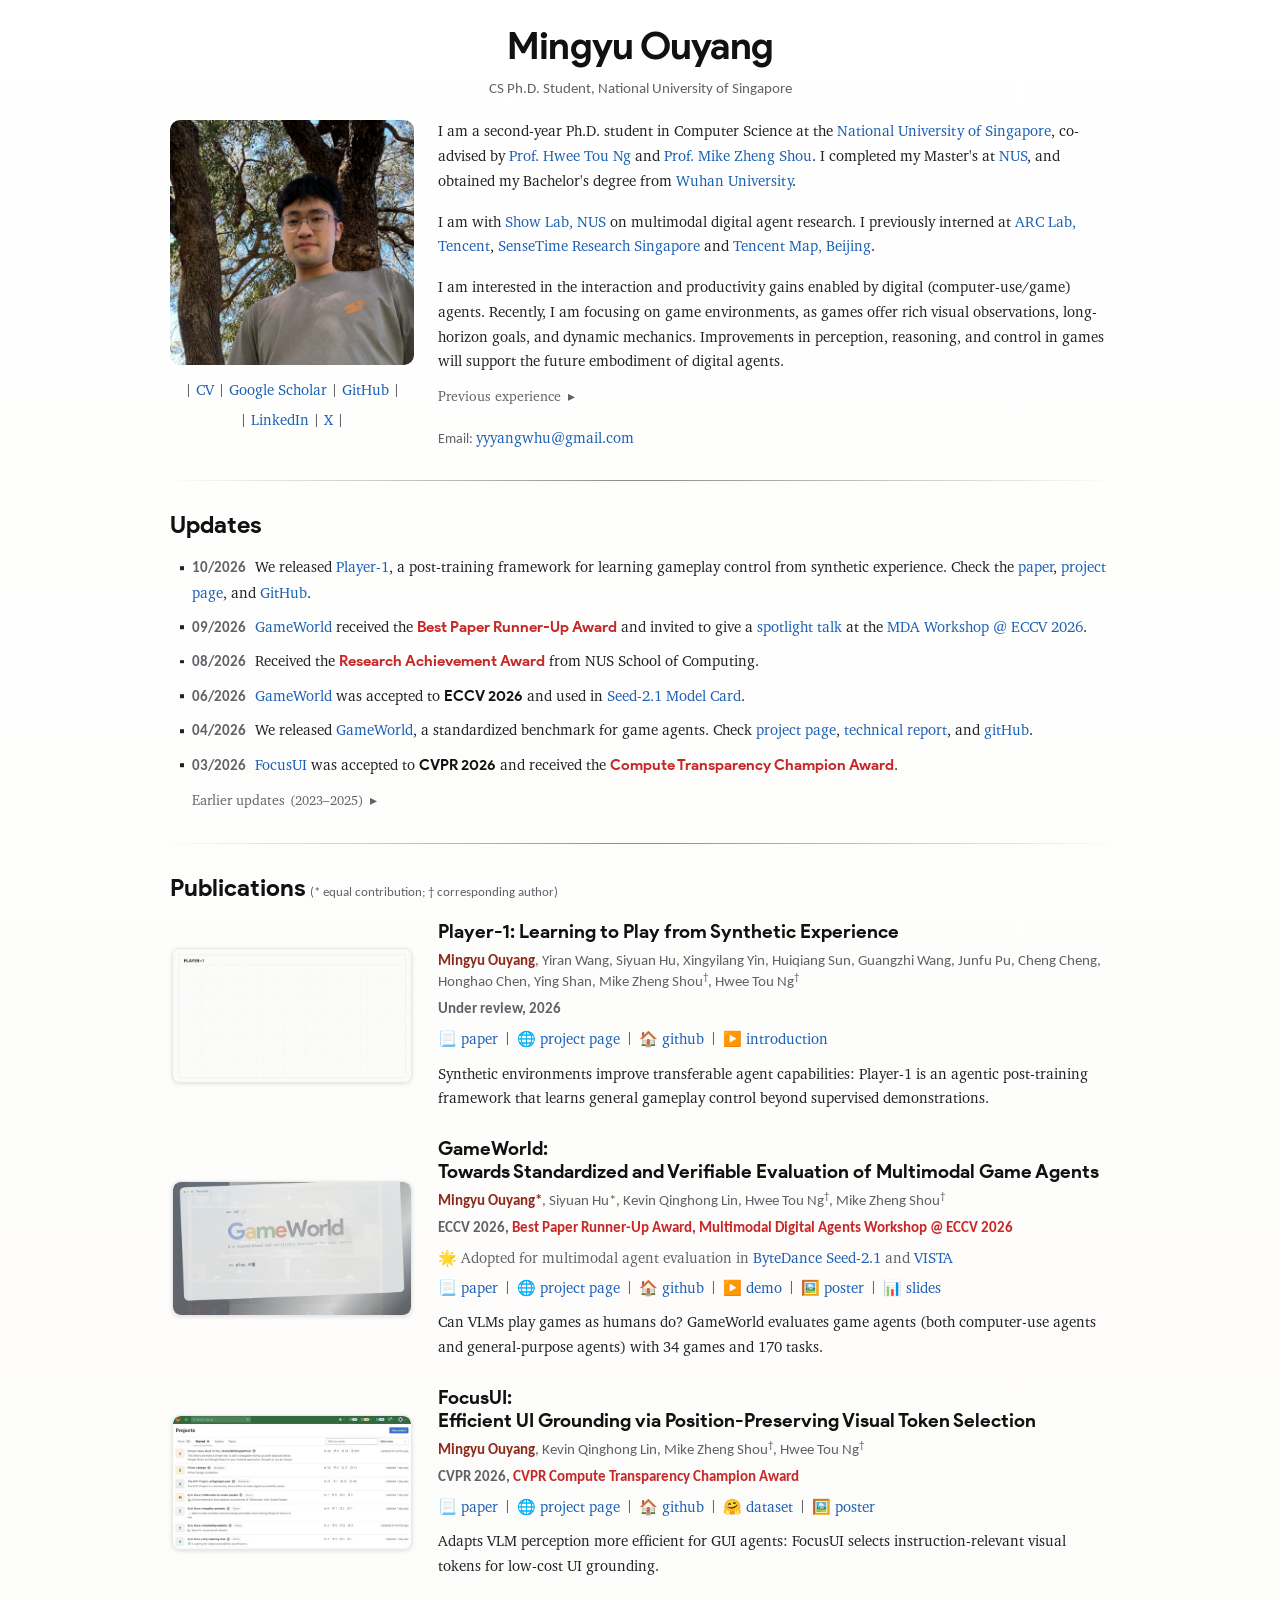
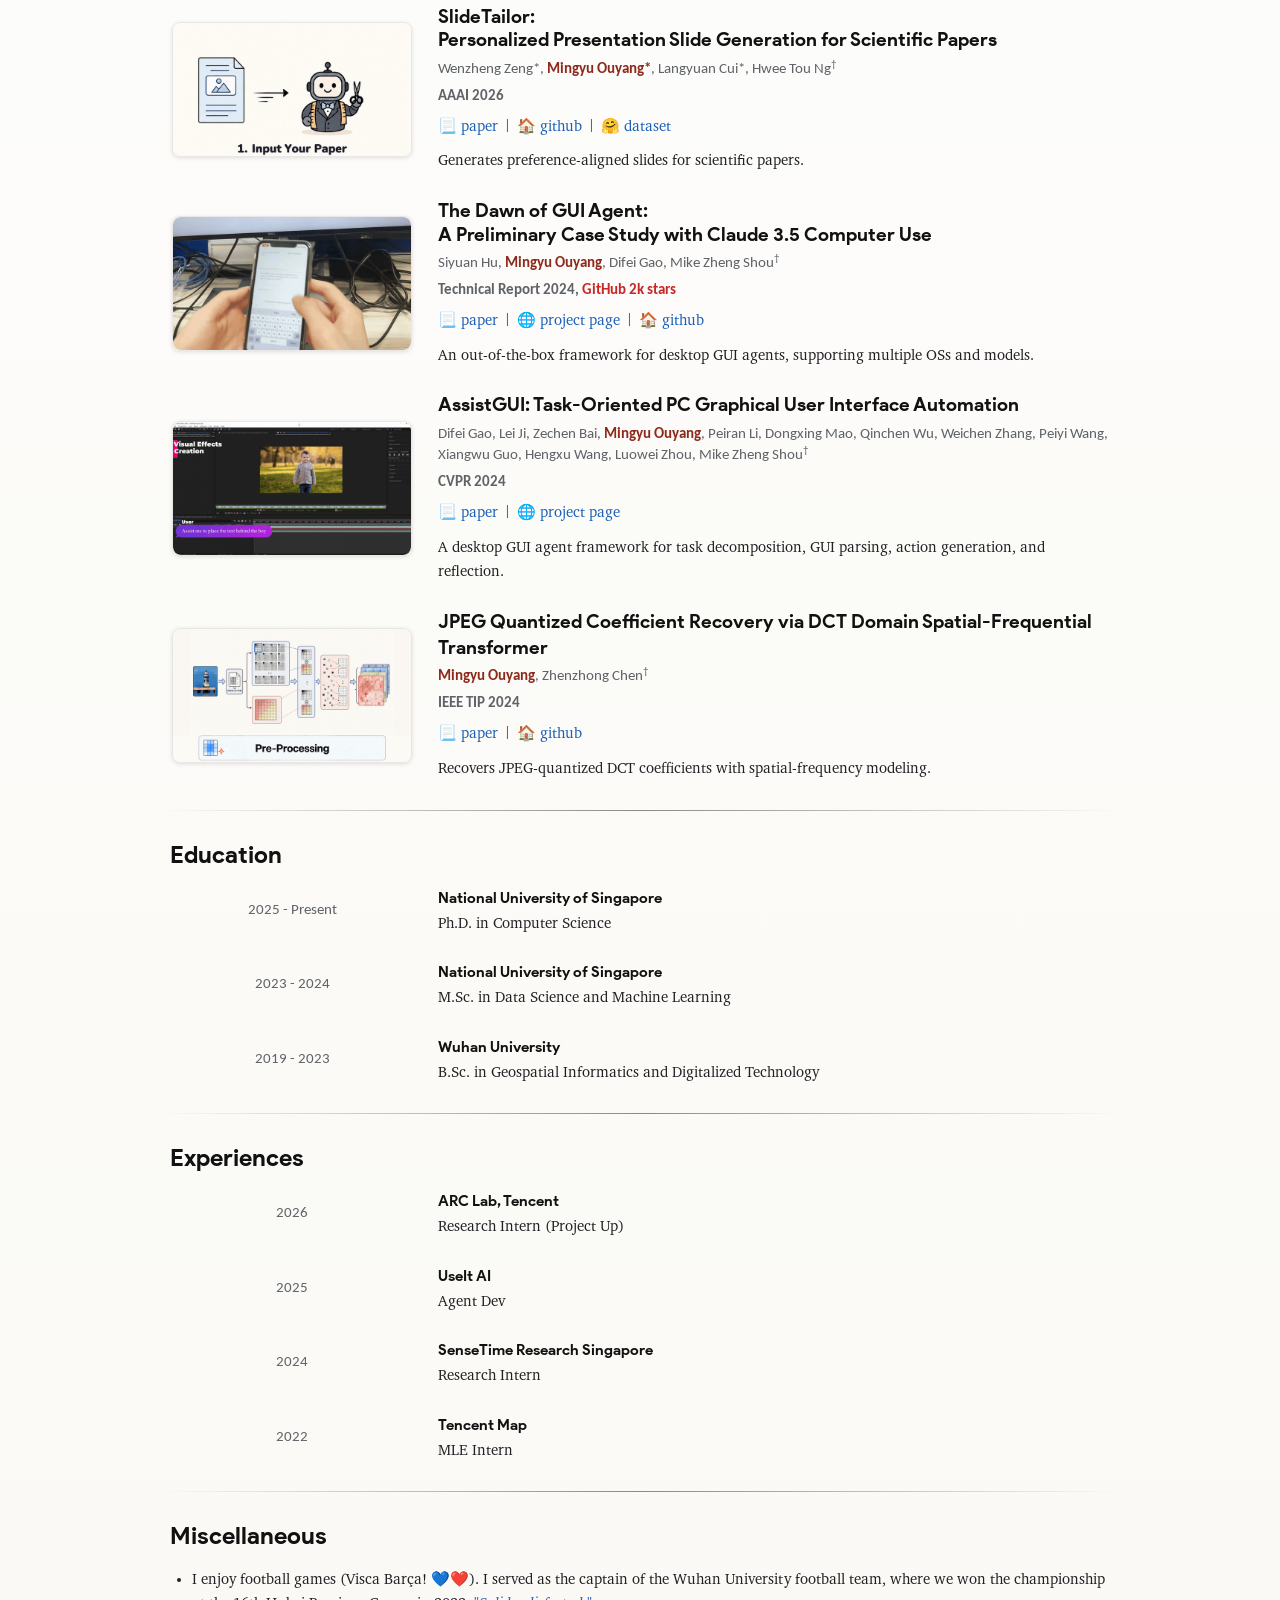
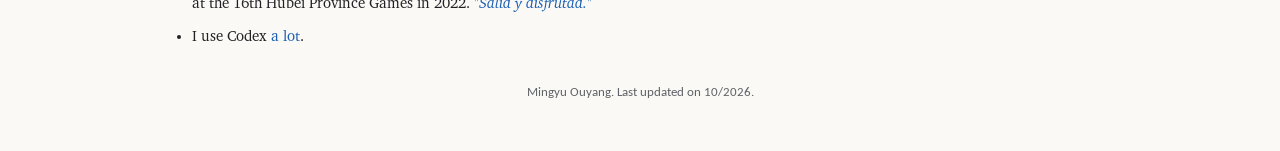
<file: index.html>
<!DOCTYPE html>
<html lang="en">
  <head>
    <!-- Google tag (gtag.js) -->
    <script async src="https://www.googletagmanager.com/gtag/js?id=G-DZ2MLLZK7P"></script>
    <script>
      window.dataLayer = window.dataLayer || [];
      function gtag(){dataLayer.push(arguments);}
      gtag('js', new Date());

      gtag('config', 'G-DZ2MLLZK7P');
    </script>
    <meta charset="utf-8" />
    <meta name="viewport" content="width=device-width, initial-scale=1" />
    <title>Mingyu Ouyang</title>
    <meta
      name="description"
      content="Mingyu (Myles) Ouyang is a CS Ph.D. student at NUS Show Lab researching multimodal digital and game agents."
    />
    <link rel="icon" href="/favicon.ico" sizes="any" />
    <link rel="icon" type="image/png" href="/assets/img/favicon-48.png" sizes="48x48" />
    <meta name="application-name" content="Mingyu Ouyang" />
    <meta property="og:site_name" content="Mingyu Ouyang" />
    <meta property="og:title" content="Mingyu (Myles) Ouyang" />
    <meta property="og:description" content="CS Ph.D. student at National University of Singapore (Show Lab). Multimodal digital &amp; game agents." />
    <meta property="og:url" content="https://mingyuouyang.com/" />
    <meta property="og:image" content="https://mingyuouyang.com/assets/img/portrait.png" />
    <meta property="og:type" content="profile" />
    <meta name="twitter:card" content="summary" />
    <meta name="twitter:title" content="Mingyu (Myles) Ouyang" />
    <meta name="twitter:description" content="CS Ph.D. student at NUS Show Lab. Multimodal digital &amp; game agents." />
    <meta name="twitter:image" content="https://mingyuouyang.com/assets/img/portrait.png" />
    <script type="application/ld+json">
      {
        "@context": "https://schema.org",
        "@type": "Person",
        "name": "Mingyu Ouyang",
        "alternateName": ["Myles Ouyang", "欧阳铭禹"],
        "url": "https://mingyuouyang.com/",
        "image": "https://mingyuouyang.com/assets/img/portrait.png",
        "jobTitle": "Ph.D. Student in Computer Science",
        "affiliation": {
          "@type": "Organization",
          "name": "National University of Singapore",
          "url": "https://www.nus.edu.sg/"
        },
        "alumniOf": [
          {
            "@type": "CollegeOrUniversity",
            "name": "National University of Singapore",
            "url": "https://www.nus.edu.sg/"
          },
          {
            "@type": "CollegeOrUniversity",
            "name": "Wuhan University",
            "url": "https://www.whu.edu.cn/"
          }
        ],
        "knowsAbout": [
          "Multimodal Agents",
          "Computer-Use Agents",
          "Game Agents",
          "GUI Automation",
          "Artificial Intelligence",
          "Deep Learning",
          "Computer Vision"
        ],
        "sameAs": [
          "https://scholar.google.com/citations?user=GoYztjwAAAAJ&hl",
          "https://github.com/yyyang404",
          "https://www.linkedin.com/in/mingyu-ouyang-418a54286/",
          "https://x.com/OuyyyangMingyu"
        ]
      }
    </script>
    <!-- Generated font preloads: tools/fonts/build.py -->
    <link rel="preload" href="assets/fonts/xcharter/XCharter-Roman.woff2" as="font" type="font/woff2" crossorigin />
    <link rel="preload" href="assets/fonts/carlito/Carlito-Regular.woff2" as="font" type="font/woff2" crossorigin />
    <link rel="preload" href="assets/fonts/carlito/Carlito-Bold.woff2" as="font" type="font/woff2" crossorigin />
    <link rel="preload" href="assets/fonts/product-sans/ProductSans-Bold.woff2" as="font" type="font/woff2" crossorigin />
    <!-- End generated font preloads -->
    <link rel="stylesheet" href="stylesheet.css?v=9ece448c6705" />
    <script defer src="assets/js/project-previews.js?v=b4d4ad7e10b0"></script>
  </head>
  <body>
    <div class="page-shell">
      <div id="about"></div>
      <h1 class="page-heading">Mingyu Ouyang</h1>
      <p class="page-subtitle">CS Ph.D. Student, National University of Singapore</p>

      <table class="full-table stack-table intro-layout" cellspacing="0" cellpadding="0">
        <tr>
          <td width="30%">
            <img class="intro-photo" width="512" height="512" src="assets/img/portrait.png" alt="Portrait of Mingyu Ouyang" />
            <p class="link-strip">
              <span class="link-strip-row">
                <span aria-hidden="true">|</span>
                <a href="assets/cv/CV_Mingyu_Ouyang_latest.pdf" target="_blank" rel="noopener noreferrer">CV</a>
                <span aria-hidden="true">|</span>
                <a href="https://scholar.google.com/citations?user=GoYztjwAAAAJ&amp;hl" target="_blank" rel="noopener noreferrer">Google Scholar</a>
                <span aria-hidden="true">|</span>
                <a href="https://github.com/yyyang404" target="_blank" rel="noopener noreferrer">GitHub</a>
                <span aria-hidden="true">|</span>
              </span>
              <span class="link-strip-row">
                <span aria-hidden="true">|</span>
                <a href="https://www.linkedin.com/in/mingyu-ouyang-418a54286/" target="_blank" rel="noopener noreferrer">LinkedIn</a>
                <span aria-hidden="true">|</span>
                <a href="https://x.com/OuyyyangMingyu" target="_blank" rel="noopener noreferrer">X</a>
                <span aria-hidden="true">|</span>
              </span>
            </p>
          </td>
          <td width="70%" class="intro-copy">
            <!-- <p class="tagline"> -->
            <!-- </p> -->
            <p>
              I am a second-year Ph.D. student in Computer Science at the
              <a href="https://www.nus.edu.sg/" target="_blank" rel="noopener noreferrer">National University of Singapore</a>, co-advised by
              <a href="https://www.comp.nus.edu.sg/~nght/" target="_blank" rel="noopener noreferrer">Prof. Hwee Tou Ng</a>
              and
              <a href="https://sites.google.com/view/showlab" target="_blank" rel="noopener noreferrer">Prof. Mike Zheng Shou</a>.
              I completed my Master's at <a href="https://www.nus.edu.sg/" target="_blank" rel="noopener noreferrer">NUS</a>, and obtained my Bachelor's degree from
              <a href="https://www.whu.edu.cn/" target="_blank" rel="noopener noreferrer">Wuhan University</a>.
            </p>
            <p>
              I am with
              <a href="https://sites.google.com/view/showlab/home" target="_blank" rel="noopener noreferrer">Show Lab, NUS</a> on multimodal digital agent research. I previously interned at <a href="https://arc.tencent.com/" target="_blank" rel="noopener noreferrer">ARC Lab, Tencent</a>, <a href="https://www.sensetime.com/en" target="_blank" rel="noopener noreferrer">SenseTime Research Singapore</a> and <a href="https://www.tencent.com/products/tencent-map/" target="_blank" rel="noopener noreferrer">Tencent Map, Beijing</a>.
            </p>
            <p>
              I am interested in the interaction and productivity gains enabled by digital (computer-use/game) agents.
              Recently, I am focusing on game environments, as games offer rich visual observations, long-horizon goals, and dynamic mechanics.
              Improvements in perception, reasoning, and control in games will support the future embodiment of digital agents.
              <button
                class="previous-experience-toggle"
                type="button"
                aria-expanded="false"
                aria-controls="previous-experience-content"
                onclick="const expanded = this.getAttribute('aria-expanded') === 'true'; this.setAttribute('aria-expanded', String(!expanded)); document.getElementById('previous-experience-content').hidden = expanded;"
              >Previous experience</button>
              <span id="previous-experience-content" class="previous-experience-content" hidden>
                Previously, I worked on low-level vision training on-device image restoration models for cameras. I was experienced with AI image signal processing (AI-ISP), image compression and restoration.
              </span>
            </p>
            <!-- <p class="opportunity-note">
              Open to research collaborations and discussions.
            </p> -->
            <p class="contact-line">
              Email: <a href="mailto:yyyangwhu@gmail.com">yyyangwhu@gmail.com</a>
            </p>
          </td>
        </tr>
      </table>

      <hr />

      <table class="full-table section-heading" cellspacing="0" cellpadding="0" id="news">
        <tr>
          <td><h2 class="section-title">Updates</h2></td>
        </tr>
      </table>
      <table class="full-table section-content" cellspacing="0" cellpadding="0">
        <tr>
          <td>
            <ul class="news-list" role="list">
              <li><span class="news-date">10/2026</span> We released <a href="https://player-1-project.github.io/" target="_blank" rel="noopener noreferrer">Player-1</a>, a post-training framework for learning gameplay control from synthetic experience. Check the <a href="https://arxiv.org/abs/2610.20584" target="_blank" rel="noopener noreferrer">paper</a>, <a href="https://player-1-project.github.io/" target="_blank" rel="noopener noreferrer">project page</a>, and <a href="https://github.com/TencentARC/Player-1" target="_blank" rel="noopener noreferrer">GitHub</a>.</li>
              <li><span class="news-date">09/2026</span> <a href="https://gameworld-project.github.io/" target="_blank" rel="noopener noreferrer">GameWorld</a> received the <strong class="award-note">Best Paper Runner-Up Award</strong> and invited to give a <a href="assets/pdf/projects/gameworld-slides.pdf" target="_blank" rel="noopener noreferrer">spotlight talk</a> at the <a href="https://mda-workshop.allen.ai/" target="_blank" rel="noopener noreferrer">MDA Workshop @ <span class="nowrap">ECCV 2026</span></a>. </li>
              <li><span class="news-date">08/2026</span> Received the <strong class="award-note">Research Achievement Award</strong> from NUS School of Computing.</li>
              <li><span class="news-date">06/2026</span> <a href="https://gameworld-project.github.io/" target="_blank" rel="noopener noreferrer">GameWorld</a> was accepted to <strong><span class="nowrap">ECCV 2026</span></strong> and used in <a href="https://lf3-static.bytednsdoc.com/obj/eden-cn/lapzild-tss/ljhwZthlaukjlkulzlp/seed2.1/Seed2_1_Model_Card.pdf" target="_blank" rel="noopener noreferrer">Seed-2.1 Model Card</a>. </li>
              <li><span class="news-date">04/2026</span> We released <a href="https://arxiv.org/abs/2604.07429" target="_blank" rel="noopener noreferrer">GameWorld</a>, a standardized benchmark for game agents. Check <a href="https://gameworld-project.github.io/" target="_blank" rel="noopener noreferrer">project page</a>, <a href="https://arxiv.org/abs/2604.07429" target="_blank" rel="noopener noreferrer">technical report</a>, and <a href="https://github.com/gameworld-project/gameworld" target="_blank" rel="noopener noreferrer">gitHub</a>.</li>
              <li><span class="news-date">03/2026</span> <a href="https://arxiv.org/abs/2601.03928" target="_blank" rel="noopener noreferrer">FocusUI</a> was accepted to <strong><span class="nowrap">CVPR 2026</span></strong> and received the <strong class="award-note">Compute Transparency Champion Award</strong>.</li>
            </ul>
            <details class="news-archive">
              <summary>Earlier updates <span class="news-archive-years">(2023–2025)</span></summary>
              <ul class="news-list" role="list">
                <li><span class="news-date">09/2025</span> <a href="https://arxiv.org/abs/2512.20292" target="_blank" rel="noopener noreferrer">SlideTailor</a> was accepted by <strong><span class="nowrap">AAAI 2026</span></strong>.</li>
                <li><span class="news-date">01/2025</span> Started Ph.D. in School of Computing, NUS.</li>
                <li><span class="news-date">06/2024</span> <a href="https://arxiv.org/abs/2308.09110" target="_blank" rel="noopener noreferrer">DCTransformer</a> was accepted by <strong>IEEE Transactions on Image Processing</strong>.</li>
                <li><span class="news-date">03/2024</span> <a href="https://openaccess.thecvf.com/content/CVPR2024/html/Gao_AssistGUI_Task-Oriented_PC_Graphical_User_Interface_Automation_CVPR_2024_paper.html" target="_blank" rel="noopener noreferrer">AssistGUI</a> was accepted by <strong><span class="nowrap">CVPR 2024</span></strong>.</li>
                <li><span class="news-date">09/2023</span> Joined <a href="https://sites.google.com/view/showlab/home" target="_blank" rel="noopener noreferrer">Show Lab, NUS</a> and started an internship at <a href="https://www.sensetime.com/en" target="_blank" rel="noopener noreferrer">SenseTime Research Singapore</a>.</li>
                <li><span class="news-date">08/2023</span> Started Master's in Data Science and Machine Learning at Faculty of Science, NUS.</li>
              </ul>
            </details>
          </td>
        </tr>
      </table>
      <hr />

      <table class="full-table section-heading" cellspacing="0" cellpadding="0" id="publications">
        <tr>
          <td><h2 class="section-title">Publications</h2> <span class="paper-note publication-notes">(* equal contribution; † corresponding author)</span></td>
        </tr>
      </table>

      <table class="full-table stack-table section-content" cellspacing="0" cellpadding="0">

        <tr class="pub-item">
          <td width="28%">
            <a class="paper-thumb paper-thumb--image" href="https://player-1-project.github.io/" target="_blank" rel="noopener noreferrer" aria-label="View the Player-1 project page">
              <picture class="paper-thumb-picture">
                <source media="(prefers-reduced-motion: reduce)" srcset="assets/img/projects/player1-gym-poster.png?v=8796322dd6c9" />
                <img class="paper-thumb-image" width="640" height="360" loading="lazy" decoding="async" src="assets/img/projects/player1-gym-demo-preview.jpg?v=a76ab3a4ab67" alt="Player-1 Gym: synthetic 2D and 3D game environments and training overview" />
              </picture>
              <video class="paper-thumb-video" width="640" height="360" autoplay loop muted playsinline preload="none" data-src="assets/video/previews/player1-gym-demo.mp4?v=27be8cb964b5" aria-hidden="true" tabindex="-1" hidden></video>
            </a>
          </td>
          <td width="72%">
            <div class="publication-header">
              <h3 class="paper-title">Player-1: Learning to Play from Synthetic Experience</h3>
              <span class="author-line"><span class="author-names-full"><span class="author-highlight">Mingyu Ouyang</span>, Yiran Wang, Siyuan Hu, Xingyilang Yin, Huiqiang Sun, Guangzhi Wang, Junfu Pu, Cheng Cheng, Honghao Chen, Ying Shan, Mike Zheng Shou<sup class="author-marker" title="Corresponding author">†</sup>, Hwee Tou Ng<sup class="author-marker" title="Corresponding author">†</sup></span><span class="author-names-short"><span class="nowrap"><span class="author-highlight">M. Ouyang</span></span>, <span class="nowrap">Y. Wang</span>, <span class="nowrap">S. Hu</span>, <span class="nowrap">X. Yin</span>, <span class="nowrap">H. Sun</span>, <span class="nowrap">G. Wang</span>, <span class="nowrap">J. Pu</span>, <span class="nowrap">C. Cheng</span>, <span class="nowrap">H. Chen</span>, <span class="nowrap">Y. Shan</span>, <span class="nowrap">M. Z. Shou<sup class="author-marker" title="Corresponding author">†</sup></span>, <span class="nowrap">H. T. Ng<sup class="author-marker" title="Corresponding author">†</sup></span></span></span>
              <span class="paper-meta">Under review, 2026</span>
            </div>
            <p class="paper-links">
              <span class="paper-link"><a href="https://arxiv.org/abs/2610.20584" target="_blank" rel="noopener noreferrer">📃 paper</a> <span aria-hidden="true">|</span></span>
              <span class="paper-link"><a href="https://player-1-project.github.io/" target="_blank" rel="noopener noreferrer">🌐 project page</a> <span aria-hidden="true">|</span></span>
              <span class="paper-link"><a href="https://github.com/TencentARC/Player-1" target="_blank" rel="noopener noreferrer">🏠 github</a> <span aria-hidden="true">|</span></span>
              <span class="paper-link"><a href="https://player-1-project.github.io/assets/introduction/overview.mp4" target="_blank" rel="noopener noreferrer">▶️ introduction</a></span>
            </p>
            <p class="paper-summary">Synthetic environments improve transferable agent capabilities: Player-1 is an agentic post-training framework that learns general gameplay control beyond supervised demonstrations.</p>
          </td>
        </tr>
        <tr class="pub-item">
          <td width="28%">
            <a class="paper-thumb paper-thumb--image" href="https://gameworld-project.github.io/" target="_blank" rel="noopener noreferrer" aria-label="View the GameWorld project page">
              <picture class="paper-thumb-picture">
                <source media="(prefers-reduced-motion: reduce)" srcset="assets/img/projects/gameworld-teaser.jpg" />
                <img class="paper-thumb-image" width="640" height="360" loading="lazy" decoding="async" src="assets/img/projects/gameworld-demo-preview.jpg?v=8600b34ee1ca" alt="GameWorld demo showing multimodal agents interacting across browser games" />
              </picture>
              <video class="paper-thumb-video" width="640" height="360" autoplay loop muted playsinline preload="none" data-src="assets/video/previews/gameworld-demo.mp4?v=d94b0a2c6112" aria-hidden="true" tabindex="-1" hidden></video>
            </a>
          </td>
          <td width="72%">
            <div class="publication-header">
              <h3 class="paper-title paper-title-split"><span class="paper-title-name">GameWorld:</span><span class="paper-title-subtitle">Towards Standardized and Verifiable Evaluation of Multimodal Game Agents</span></h3>
              <span class="author-line"><span class="author-names-full"><span class="author-highlight">Mingyu Ouyang*</span>, Siyuan Hu*, Kevin Qinghong Lin, Hwee Tou Ng<sup class="author-marker" title="Corresponding author">†</sup>, Mike Zheng Shou<sup class="author-marker" title="Corresponding author">†</sup></span><span class="author-names-short"><span class="nowrap"><span class="author-highlight">M. Ouyang*</span></span>, <span class="nowrap">S. Hu*</span>, <span class="nowrap">K. Q. Lin</span>, <span class="nowrap">H. T. Ng<sup class="author-marker" title="Corresponding author">†</sup></span>, <span class="nowrap">M. Z. Shou<sup class="author-marker" title="Corresponding author">†</sup></span></span></span>
              <span class="paper-meta"><span class="paper-venue"><span class="nowrap">ECCV 2026</span></span>, <span class="award-note award-note--inline">Best Paper Runner-Up Award, Multimodal Digital Agents Workshop @ <span class="nowrap">ECCV 2026</span></span></span>
              <span class="paper-adoption-note">🌟 Adopted for multimodal agent evaluation in <a href="https://lf3-static.bytednsdoc.com/obj/eden-cn/lapzild-tss/ljhwZthlaukjlkulzlp/seed2.1/Seed2_1_Model_Card.pdf" target="_blank" rel="noopener noreferrer">ByteDance Seed-2.1</a> and <a href="https://arxiv.org/abs/2610.02200" target="_blank" rel="noopener noreferrer">VISTA</a></span>
            </div>
            <p class="paper-links"><span class="paper-link"><a href="https://arxiv.org/abs/2604.07429" target="_blank" rel="noopener noreferrer">📃 paper</a> <span aria-hidden="true">|</span></span>
              <span class="paper-link"><a href="https://gameworld-project.github.io/" target="_blank" rel="noopener noreferrer">🌐 project page</a> <span aria-hidden="true">|</span></span>
              <span class="paper-link"><a href="https://github.com/gameworld-project/gameworld" target="_blank" rel="noopener noreferrer">🏠 github</a> <span aria-hidden="true">|</span></span>
              <span class="paper-link"><a href="assets/video/projects/gameworld-demo.mp4" target="_blank" rel="noopener noreferrer">▶️ demo</a> <span aria-hidden="true">|</span></span>
              <span class="paper-link"><a href="assets/pdf/projects/gameworld-poster.pdf" target="_blank" rel="noopener noreferrer">🖼️ poster</a> <span aria-hidden="true">|</span></span>
              <span class="paper-link"><a href="assets/pdf/projects/gameworld-slides.pdf" target="_blank" rel="noopener noreferrer">📊 slides</a></span></p>
            <p class="paper-summary">Can VLMs play games as humans do? GameWorld evaluates game agents (both computer-use agents and general-purpose agents) with 34 games and 170 tasks.</p>
          </td>
        </tr>
        <tr class="pub-item">
          <td width="28%">
            <a class="paper-thumb paper-thumb--image" href="https://showlab.github.io/FocusUI/" target="_blank" rel="noopener noreferrer" aria-label="View the FocusUI project page">
              <picture class="paper-thumb-picture">
                <source media="(prefers-reduced-motion: reduce)" srcset="assets/img/projects/focusui-teaser.jpg" />
                <img class="paper-thumb-image" width="640" height="360" loading="lazy" decoding="async" src="assets/img/projects/focusui-demo-preview.jpg?v=e2e3874fa20f" alt="Two FocusUI examples progressing from original interfaces to saliency maps, masked tokens, and animated clicks on target buttons" />
              </picture>
              <video class="paper-thumb-video" width="640" height="360" autoplay loop muted playsinline preload="none" data-src="assets/video/previews/focusui-demo.mp4?v=abec218b96e7" aria-hidden="true" tabindex="-1" hidden></video>
            </a>
          </td>
          <td width="72%">
            <div class="publication-header">
              <h3 class="paper-title paper-title-split"><span class="paper-title-name">FocusUI:</span><span class="paper-title-subtitle">Efficient UI Grounding via Position-Preserving Visual Token Selection</span></h3>
              <span class="author-line"><span class="author-names-full"><span class="author-highlight">Mingyu Ouyang</span>, Kevin Qinghong Lin, Mike Zheng Shou<sup class="author-marker" title="Corresponding author">†</sup>, Hwee Tou Ng<sup class="author-marker" title="Corresponding author">†</sup></span><span class="author-names-short"><span class="nowrap"><span class="author-highlight">M. Ouyang</span></span>, <span class="nowrap">K. Q. Lin</span>, <span class="nowrap">M. Z. Shou<sup class="author-marker" title="Corresponding author">†</sup></span>, <span class="nowrap">H. T. Ng<sup class="author-marker" title="Corresponding author">†</sup></span></span></span>
              <span class="paper-meta"><span class="paper-venue"><span class="nowrap">CVPR 2026</span></span>, <span class="award-note award-note--inline">CVPR Compute Transparency Champion Award</span></span>
            </div>
            <p class="paper-links"><span class="paper-link"><a href="https://arxiv.org/abs/2601.03928" target="_blank" rel="noopener noreferrer">📃 paper</a> <span aria-hidden="true">|</span></span>
              <span class="paper-link"><a href="https://showlab.github.io/FocusUI/" target="_blank" rel="noopener noreferrer">🌐 project page</a> <span aria-hidden="true">|</span></span>
              <span class="paper-link"><a href="https://github.com/showlab/FocusUI" target="_blank" rel="noopener noreferrer">🏠 github</a> <span aria-hidden="true">|</span></span>
              <span class="paper-link"><a href="https://huggingface.co/datasets/yyyang/FocusUI-Training-Data" target="_blank" rel="noopener noreferrer">🤗 dataset</a> <span aria-hidden="true">|</span></span>
              <span class="paper-link"><a href="assets/pdf/projects/focusui-poster.pdf" target="_blank" rel="noopener noreferrer">🖼️ poster</a></span></p>
            <p class="paper-summary">Adapts VLM perception more efficient for GUI agents: FocusUI selects instruction-relevant visual tokens for low-cost UI grounding.</p>
          </td>
        </tr>
        <tr class="pub-item">
          <td width="28%">
            <a class="paper-thumb paper-thumb--image" href="https://arxiv.org/abs/2512.20292" target="_blank" rel="noopener noreferrer" aria-label="Read the SlideTailor paper">
              <picture class="paper-thumb-picture">
                <source media="(prefers-reduced-motion: reduce)" srcset="assets/img/projects/slidetailor-teaser.jpg" />
                <img class="paper-thumb-image" width="640" height="360" loading="lazy" decoding="async" src="assets/img/projects/slidetailor-teaser-preview.jpg?v=76d535197ffe" alt="SlideTailor workflow: paper and preferences become slides, a speech script, and a video presentation" />
              </picture>
              <video class="paper-thumb-video" width="640" height="360" autoplay loop muted playsinline preload="none" data-src="assets/video/previews/slidetailor-teaser.mp4?v=e8d99a164dbb" aria-hidden="true" tabindex="-1" hidden></video>
            </a>
          </td>
          <td width="72%">
            <div class="publication-header">
              <h3 class="paper-title paper-title-split"><span class="paper-title-name">SlideTailor:</span><span class="paper-title-subtitle">Personalized Presentation Slide Generation for Scientific Papers</span></h3>
              <span class="author-line"><span class="author-names-full">Wenzheng Zeng*, <span class="author-highlight">Mingyu Ouyang*</span>, Langyuan Cui*, Hwee Tou Ng<sup class="author-marker" title="Corresponding author">†</sup></span><span class="author-names-short"><span class="nowrap">W. Zeng*</span>, <span class="nowrap"><span class="author-highlight">M. Ouyang*</span></span>, <span class="nowrap">L. Cui*</span>, <span class="nowrap">H. T. Ng<sup class="author-marker" title="Corresponding author">†</sup></span></span></span>
              <span class="paper-meta"><span class="paper-venue"><span class="nowrap">AAAI 2026</span></span></span>
            </div>
            <p class="paper-links"><span class="paper-link"><a href="https://arxiv.org/abs/2512.20292" target="_blank" rel="noopener noreferrer">📃 paper</a> <span aria-hidden="true">|</span></span>
              <span class="paper-link"><a href="https://github.com/nusnlp/SlideTailor" target="_blank" rel="noopener noreferrer">🏠 github</a> <span aria-hidden="true">|</span></span>
              <span class="paper-link"><a href="https://huggingface.co/datasets/yyyang/SlideTailor-PSP-dataset" target="_blank" rel="noopener noreferrer">🤗 dataset</a></span></p>
            <p class="paper-summary">Generates preference-aligned slides for scientific papers.</p>
          </td>
        </tr>
        <tr class="pub-item">
          <td width="28%">
            <a class="paper-thumb paper-thumb--image" href="https://computer-use-ootb.github.io" target="_blank" rel="noopener noreferrer" aria-label="View the Computer Use project page">
              <picture class="paper-thumb-picture">
                <source media="(prefers-reduced-motion: reduce)" srcset="assets/img/projects/dawn-gui-agent-teaser.jpg" />
                <img class="paper-thumb-image" width="640" height="360" loading="lazy" decoding="async" src="assets/img/projects/computer-use-oob-demo-preview.jpg?v=d4be8f217c4f" alt="Computer Use out-of-the-box demo controlling a desktop browser from a mobile instruction" />
              </picture>
              <video class="paper-thumb-video" width="640" height="360" autoplay loop muted playsinline preload="none" data-src="assets/video/previews/computer-use-oob-demo.mp4?v=6383161aec21" aria-hidden="true" tabindex="-1" hidden></video>
            </a>
          </td>
          <td width="72%">
            <div class="publication-header">
              <h3 class="paper-title paper-title-split"><span class="paper-title-name">The Dawn of GUI Agent:</span><span class="paper-title-subtitle">A Preliminary Case Study with Claude 3.5 Computer Use  </span></h3>
              <span class="author-line"><span class="author-names-full">Siyuan Hu, <span class="author-highlight">Mingyu Ouyang</span>, Difei Gao, Mike Zheng Shou<sup class="author-marker" title="Corresponding author">†</sup></span><span class="author-names-short"><span class="nowrap">S. Hu</span>, <span class="nowrap"><span class="author-highlight">M. Ouyang</span></span>, <span class="nowrap">D. Gao</span>, <span class="nowrap">M. Z. Shou<sup class="author-marker" title="Corresponding author">†</sup></span></span></span>
              <span class="paper-meta">Technical Report 2024, <span class="award-note award-note--inline">GitHub 2k stars</span></span>
            </div>
            <p class="paper-links"><span class="paper-link"><a href="https://arxiv.org/abs/2411.10323" target="_blank" rel="noopener noreferrer">📃 paper</a> <span aria-hidden="true">|</span></span>
              <span class="paper-link"><a href="https://computer-use-ootb.github.io" target="_blank" rel="noopener noreferrer">🌐 project page</a> <span aria-hidden="true">|</span></span>
              <span class="paper-link"><a href="https://github.com/showlab/computer_use_ootb" target="_blank" rel="noopener noreferrer">🏠 github</a></span></p>
            <p class="paper-summary">An out-of-the-box framework for desktop GUI agents, supporting multiple OSs and models.</p>
          </td>
        </tr>
        <tr class="pub-item">
          <td width="28%">
            <a class="paper-thumb paper-thumb--image" href="https://showlab.github.io/assistgui/" target="_blank" rel="noopener noreferrer" aria-label="View the AssistGUI project page">
              <picture class="paper-thumb-picture">
                <source media="(prefers-reduced-motion: reduce)" srcset="assets/img/projects/assistgui-teaser.jpg" />
                <img class="paper-thumb-image" width="640" height="360" loading="lazy" decoding="async" src="assets/img/projects/assistgui-demo-preview.jpg?v=4b6a79e9bec4" alt="AssistGUI demo placing text behind a person in Adobe After Effects" />
              </picture>
              <video class="paper-thumb-video" width="640" height="360" autoplay loop muted playsinline preload="none" data-src="assets/video/previews/assistgui-demo.mp4?v=be54d6dd311f" aria-hidden="true" tabindex="-1" hidden></video>
            </a>
          </td>
          <td width="72%">
            <div class="publication-header">
              <h3 class="paper-title">AssistGUI: Task-Oriented PC Graphical User Interface Automation</h3>
              <span class="author-line"><span class="author-names-full">Difei Gao, Lei Ji, Zechen Bai, <span class="author-highlight">Mingyu Ouyang</span>, Peiran Li, Dongxing Mao, Qinchen Wu, Weichen Zhang, Peiyi Wang, Xiangwu Guo, Hengxu Wang, Luowei Zhou, Mike Zheng Shou<sup class="author-marker" title="Corresponding author">†</sup></span><span class="author-names-short"><span class="nowrap">D. Gao</span>, <span class="nowrap">L. Ji</span>, <span class="nowrap">Z. Bai</span>, <span class="nowrap"><span class="author-highlight">M. Ouyang</span></span>, <span class="nowrap">P. Li</span>, <span class="nowrap">D. Mao</span>, <span class="nowrap">Q. Wu</span>, <span class="nowrap">W. Zhang</span>, <span class="nowrap">P. Wang</span>, <span class="nowrap">X. Guo</span>, <span class="nowrap">H. Wang</span>, <span class="nowrap">L. Zhou</span>, <span class="nowrap">M. Z. Shou<sup class="author-marker" title="Corresponding author">†</sup></span></span></span>
              <span class="paper-meta"><span class="paper-venue"><span class="nowrap">CVPR 2024</span></span></span>
            </div>
            <p class="paper-links"><span class="paper-link"><a href="https://openaccess.thecvf.com/content/CVPR2024/html/Gao_AssistGUI_Task-Oriented_PC_Graphical_User_Interface_Automation_CVPR_2024_paper.html" target="_blank" rel="noopener noreferrer">📃 paper</a> <span aria-hidden="true">|</span></span>
              <span class="paper-link"><a href="https://showlab.github.io/assistgui/" target="_blank" rel="noopener noreferrer">🌐 project page</a></span></p>
            <p class="paper-summary">A desktop GUI agent framework for task decomposition, GUI parsing, action generation, and reflection.</p>
          </td>
        </tr>
        <tr class="pub-item">
          <td width="28%">
            <a class="paper-thumb paper-thumb--image" href="https://doi.org/10.1109/TIP.2024.3403054" target="_blank" rel="noopener noreferrer" aria-label="Read the DCTransformer paper">
              <picture class="paper-thumb-picture">
                <source media="(prefers-reduced-motion: reduce)" srcset="assets/img/projects/dctransformer-teaser.jpg" />
                <img class="paper-thumb-image" width="640" height="360" loading="lazy" decoding="async" src="assets/img/projects/dctransformer-recovery-preview.jpg?v=5091c3e0c6e8" alt="DCTransformer comparison showing a compressed JPEG and the recovered high-quality image" />
              </picture>
              <video class="paper-thumb-video" width="640" height="360" autoplay loop muted playsinline preload="none" data-src="assets/video/previews/dctransformer-recovery.mp4?v=4b5ad3894995" aria-hidden="true" tabindex="-1" hidden></video>
            </a>
          </td>
          <td width="72%">
            <div class="publication-header">
              <h3 class="paper-title">JPEG Quantized Coefficient Recovery via DCT Domain Spatial-Frequential Transformer</h3>
              <span class="author-line"><span class="author-names-full"><span class="author-highlight">Mingyu Ouyang</span>, Zhenzhong Chen<sup class="author-marker" title="Corresponding author">†</sup></span><span class="author-names-short"><span class="nowrap"><span class="author-highlight">M. Ouyang</span></span>, <span class="nowrap">Z. Chen<sup class="author-marker" title="Corresponding author">†</sup></span></span></span>
              <span class="paper-meta"><span class="paper-venue">IEEE TIP 2024</span></span>
            </div>
            <p class="paper-links"><span class="paper-link"><a href="https://doi.org/10.1109/TIP.2024.3403054" target="_blank" rel="noopener noreferrer">📃 paper</a> <span aria-hidden="true">|</span></span>
              <span class="paper-link"><a href="https://github.com/yyyang404/DCT-JPEG-Artifact-Removal" target="_blank" rel="noopener noreferrer">🏠 github</a></span></p>
            <p class="paper-summary">Recovers JPEG-quantized DCT coefficients with spatial-frequency modeling.</p>
          </td>
        </tr>
      </table>

      <hr />

      <table class="full-table section-heading" cellspacing="0" cellpadding="0" id="education">
        <tr>
          <td><h2 class="section-title">Education</h2></td>
        </tr>
      </table>
      <table class="full-table detail-grid section-content" cellspacing="0" cellpadding="0">
        <tr class="detail-item">
          <td width="28%"><span class="entry-date entry-date--range"><span>2025 -</span> <span>Present</span></span></td>
          <td class="detail-copy"><span class="detail-title">National University of Singapore</span><br />Ph.D. in Computer Science</td>
        </tr>
        <tr class="detail-item">
          <td width="28%"><span class="entry-date entry-date--range"><span>2023 -</span> <span>2024</span></span></td>
          <td class="detail-copy"><span class="detail-title">National University of Singapore</span><br />M.Sc. in Data Science and Machine Learning</td>
        </tr>
        <tr class="detail-item">
          <td width="28%"><span class="entry-date entry-date--range"><span>2019 -</span> <span>2023</span></span></td>
          <td class="detail-copy"><span class="detail-title">Wuhan University</span><br />B.Sc. in Geospatial Informatics and Digitalized Technology</td>
        </tr>
      </table>

      <hr />

      <table class="full-table section-heading" cellspacing="0" cellpadding="0" id="experience">
        <tr>
          <td><h2 class="section-title">Experiences</h2></td>
        </tr>
      </table>
      <table class="full-table detail-grid section-content" cellspacing="0" cellpadding="0">
        <tr class="detail-item">
          <td width="28%"><span class="entry-date">2026</span></td>
          <td class="detail-copy"><span class="detail-title">ARC Lab, Tencent</span><br />Research Intern (Project Up)</td>
        </tr>
        <tr class="detail-item">
          <td width="28%"><span class="entry-date">2025</span></td>
          <td class="detail-copy"><a class="detail-title" href="https://useit.im/" target="_blank" rel="noopener noreferrer">UseIt AI</a><br />Agent Dev</td>
        </tr>
        <tr class="detail-item">
          <td width="28%"><span class="entry-date">2024</span></td>
          <td class="detail-copy"><span class="detail-title">SenseTime Research Singapore</span><br />Research Intern</td>
        </tr>
        <tr class="detail-item">
          <td width="28%"><span class="entry-date">2022</span></td>
          <td class="detail-copy"><span class="detail-title">Tencent Map</span><br />MLE Intern</td>
        </tr>
      </table>

      <hr />

      <!-- <table class="full-table section-heading" cellspacing="0" cellpadding="0" id="awards">
        <tr>
          <td><h2 class="section-title">Honors &amp; Awards</h2></td>
        </tr>
      </table>
      <table class="full-table detail-grid section-content" cellspacing="0" cellpadding="0">
        <tr class="detail-item">
          <td width="28%"><span class="entry-date">2026</span></td>
          <td class="detail-copy"><span class="detail-title">Best Paper Runner-Up Award</span><br />Multimodal Digital Agents (MDA) Workshop @ ECCV 2026</td>
        </tr>
        <tr class="detail-item">
          <td width="28%"><span class="entry-date">2026</span></td>
          <td class="detail-copy"><span class="detail-title">Research Achievement Award</span><br />School of Computing, National University of Singapore</td>
        </tr>
        <tr class="detail-item">
          <td width="28%"><span class="entry-date">2026</span></td>
          <td class="detail-copy"><span class="detail-title">Compute Transparency Champion Award</span><br />CVPR 2026</td>
        </tr>
      </table>

      <hr /> -->

      <table class="full-table section-heading" cellspacing="0" cellpadding="0" id="misc">
        <tr>
          <td><h2 class="section-title">Miscellaneous</h2></td>
        </tr>
      </table>
      <table class="full-table section-content" cellspacing="0" cellpadding="0">
        <tr>
          <td>
            <ul class="bullet-list">
                <li>I enjoy football games (Visca Barça! 💙❤️). I served as the captain of the Wuhan University football team, where we won the championship at the 16th Hubei Province Games in 2022.  <a class="nowrap" href="https://artihove.co.uk/cruyff-fcbarcelona" target="_blank" rel="noopener noreferrer"><i>"Salid y disfrutad."</i></a></li>
                <li>I use Codex <a href="tokens/">a lot</a>.</li>
              </ul>
          </td>
        </tr>
      </table>

      <p class="footer-note">Mingyu Ouyang. Last updated on 10/2026.</p>

    </div>
    <div aria-hidden="true" style="display: none;">
      <script
        type="text/javascript"
        id="clustrmaps"
        src="//cdn.clustrmaps.com/map_v2.js?cl=080808&w=a&t=tt&d=HKFYdBQBrrVCtIag1R3vxWCi5q8rHTS-K4A5Zh2JCJE&co=ffffff&cmo=17d6e0&cmn=ff5353&ct=808080"
      ></script>
    </div>
  </body>
</html>
</file>
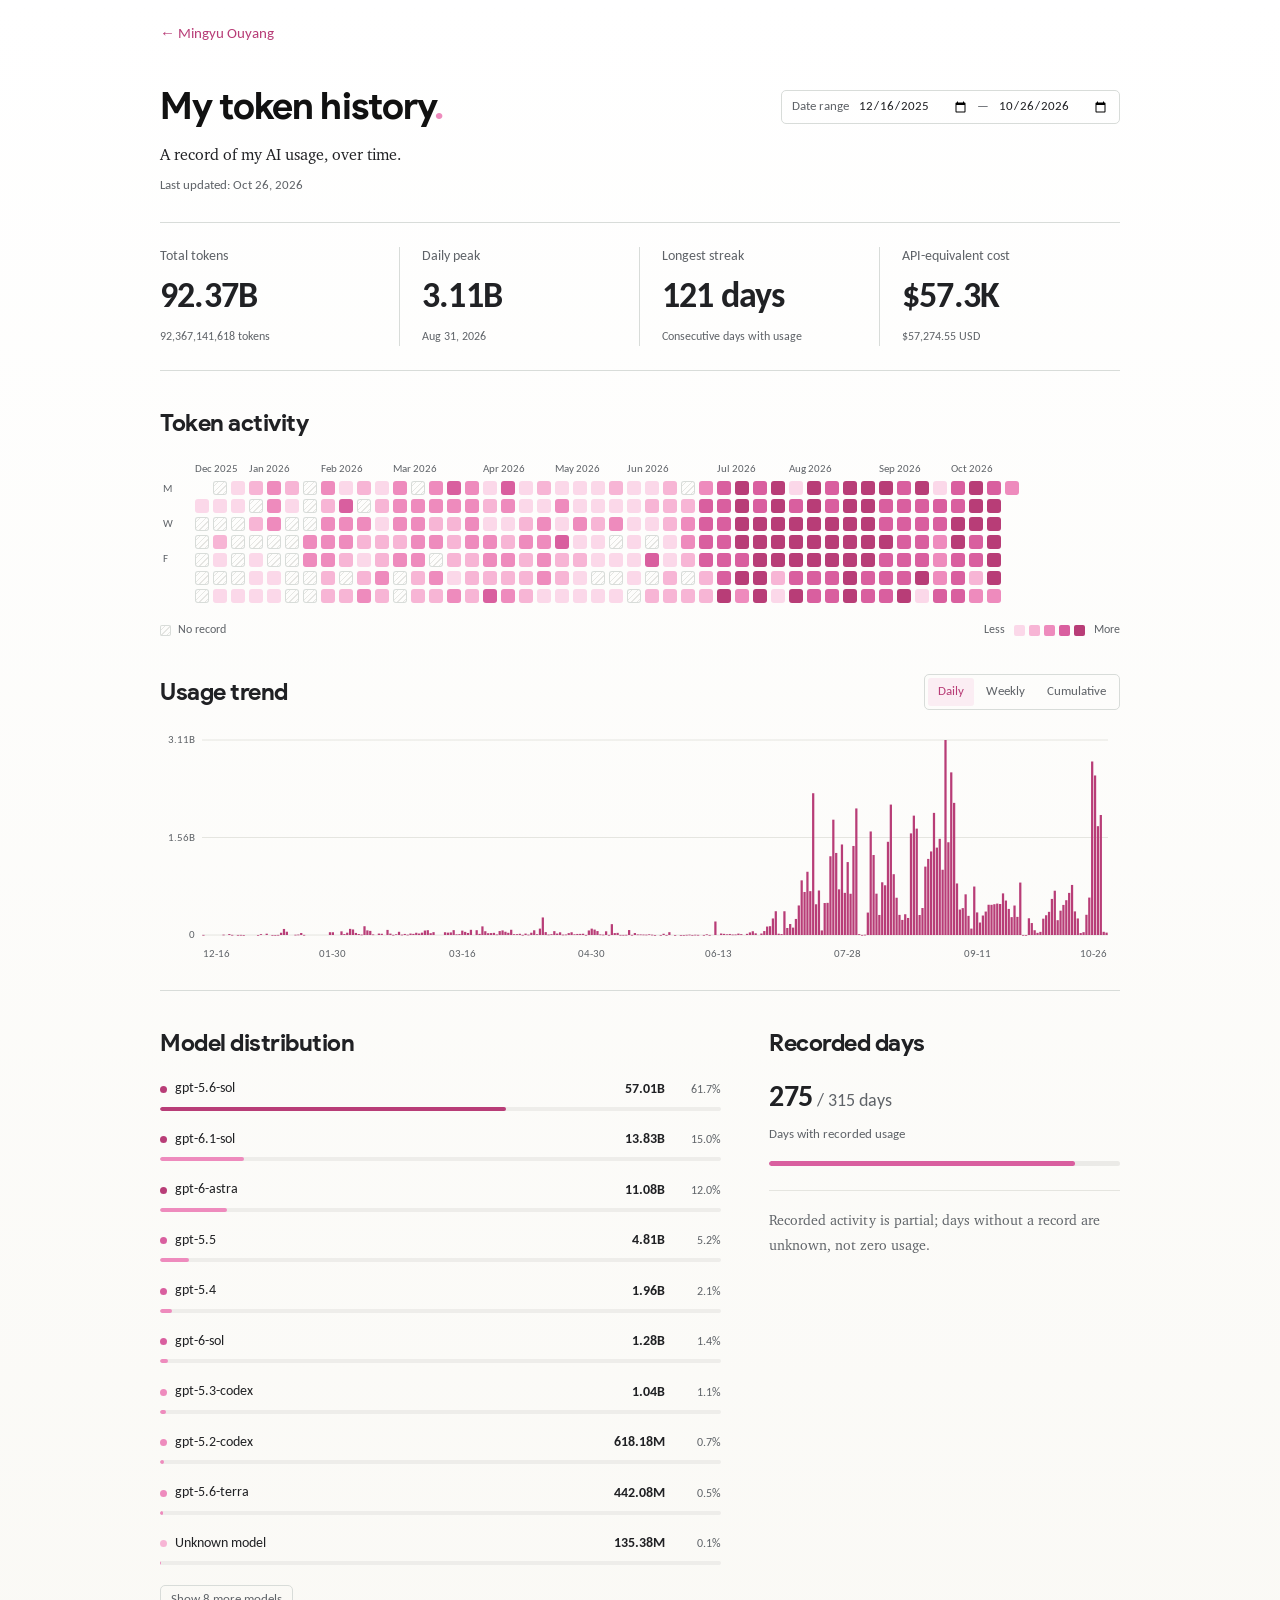
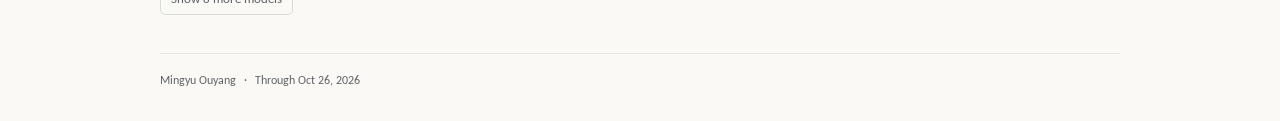
<file: tokens/index.html>
<!doctype html>
<html lang="en">
  <head>
    <meta charset="utf-8" />
    <meta name="viewport" content="width=device-width, initial-scale=1" />
    <meta name="theme-color" content="#faf9f5" />
    <meta name="description" content="Mingyu Ouyang's recorded AI token usage: daily activity, trends, and model distribution." />
    <title>My token history · Mingyu Ouyang</title>
    <script type="module" crossorigin src="./assets/index-DPxF5r2Q.js"></script>
    <link rel="stylesheet" crossorigin href="./assets/index-CSsyuTk8.css">
    <link rel="icon" href="../favicon.ico" sizes="any" />
    <link rel="preload" href="../assets/fonts/xcharter/XCharter-Roman.woff2" as="font" type="font/woff2" crossorigin />
    <link rel="preload" href="../assets/fonts/carlito/Carlito-Regular.woff2" as="font" type="font/woff2" crossorigin />
    <link rel="preload" href="../assets/fonts/carlito/Carlito-Bold.woff2" as="font" type="font/woff2" crossorigin />
    <link rel="preload" href="../assets/fonts/product-sans/ProductSans-Bold.woff2" as="font" type="font/woff2" crossorigin />
    <link rel="stylesheet" href="./fonts.css?v=8a350f8d973a" />
  </head>
  <body>
    <div id="root"></div>
  </body>
</html>
</file>
<file: stylesheet.css>
/* Generated fonts: tools/fonts/build.py */
@font-face {
  font-family: "XCharterWeb";
  src: url("assets/fonts/xcharter/XCharter-Roman.woff2") format("woff2");
  font-weight: 400;
  font-style: normal;
  font-display: block;
}

@font-face {
  font-family: "XCharterWeb";
  src: url("assets/fonts/xcharter/XCharter-Italic.woff2") format("woff2");
  font-weight: 400;
  font-style: italic;
  font-display: block;
}

@font-face {
  font-family: "CarlitoWeb";
  src: url("assets/fonts/carlito/Carlito-Regular.woff2") format("woff2");
  font-weight: 400;
  font-style: normal;
  font-display: block;
}

@font-face {
  font-family: "CarlitoWeb";
  src: url("assets/fonts/carlito/Carlito-Bold.woff2") format("woff2");
  font-weight: 700;
  font-style: normal;
  font-display: block;
}

@font-face {
  font-family: "ProductSansWeb";
  src: url("assets/fonts/product-sans/ProductSans-Bold.woff2") format("woff2");
  font-weight: 700;
  font-style: normal;
  font-display: block;
}
/* End generated fonts */

:root {
  --font-body: "XCharterWeb", serif;
  --font-heading: "ProductSansWeb", "CarlitoWeb", sans-serif;
  --font-ui: "CarlitoWeb", sans-serif;
  --paper-meta-gap: 5px;
  --section-heading-gap: 16px;
  --section-divider-gap: 28px;
  --entry-gap: 24px;
  --text: #202124;
  --heading: #111111;
  --muted: #5f6368;
  --accent: #1a5fb4;
  --card: #f6f6f6;
  --bg-top: #ffffff;
  --claude-background: #faf9f5;
  --selection: #c9dbed;
  --author-highlight: #8d2a1b;
  --award-color: #c62828;
  --paper-thumb-border: rgba(0, 0, 0, 0.08);
  --paper-thumb-shadow: 0 1px 4px rgba(0, 0, 0, 0.12);
  --paper-thumb-hover-shadow: 0 2px 8px rgba(0, 0, 0, 0.16);
  --hr-color: rgba(0, 0, 0, 0.45);
  --paper-1: linear-gradient(135deg, #173a63, #245a8a);
  --paper-2: linear-gradient(135deg, #355c7d, #6c5b7b);
  --paper-3: linear-gradient(135deg, #5e3a87, #934f9c);
  --paper-4: linear-gradient(135deg, #1f4d3a, #2f7d5b);
  --paper-5: linear-gradient(135deg, #7a2f2f, #b45745);
  --paper-6: linear-gradient(135deg, #525c69, #7a8795);
}

@media (prefers-color-scheme: dark) {
  :root {
    --text: #e1e3e6;
    --heading: #f4f6f8;
    --muted: #9aa0a6;
    --accent: #8ab4f8;
    --card: #1e1f23;
    --bg-top: #18191c;
    --claude-background: #131416;
    --selection: #2d4365;
    --author-highlight: #ff8a80;
    --award-color: #f28b82;
    --paper-thumb-border: rgba(255, 255, 255, 0.1);
    --paper-thumb-shadow: 0 1px 4px rgba(0, 0, 0, 0.5);
    --paper-thumb-hover-shadow: 0 2px 8px rgba(0, 0, 0, 0.7);
    --hr-color: rgba(255, 255, 255, 0.22);
  }
}

html {
  scroll-behavior: smooth;
}

::selection {
  background: var(--selection);
}

body {
  margin: 0;
  min-height: 100vh;
  background: linear-gradient(180deg, var(--bg-top) 0%, var(--claude-background) 100%);
  color: var(--text);
}

body,
td,
th,
tr,
p,
a,
li {
  font-family: var(--font-body);
  font-size: 15px;
  line-height: 1.65;
}

a {
  color: var(--accent);
  text-decoration: none;
}

a:focus-visible,
a:hover,
.award-note:hover {
  text-decoration-line: underline;
  text-decoration-thickness: 1px;
  text-underline-offset: 3px;
}

strong {
  color: var(--heading);
  font-family: var(--font-heading);
  font-size: 15px;
  font-weight: 700;
}

h1.page-heading,
h2.section-title,
h3.paper-title,
pageheading,
sectionheading,
heading,
papertitle {
  display: inline-block;
  color: var(--heading);
  font-family: var(--font-heading);
}

h1.page-heading,
pageheading {
  display: block;
  font-size: 38px;
  font-weight: 700;
  letter-spacing: -0.02em;
  line-height: 1.2;
}

h2.section-title,
sectionheading {
  font-size: 24px;
  font-weight: 700;
  line-height: 1.3;
}

h3.paper-title,
heading {
  font-size: 19px;
  font-weight: 700;
  line-height: 1.35;
}

h2.section-title,
h3.paper-title {
  margin: 0;
}

.paper-title-split .paper-title-name,
.paper-title-split .paper-title-subtitle {
  display: block;
}

.paper-title-split .paper-title-subtitle {
  margin-top: -0.12em;
}

papertitle {
  font-size: 16px;
  font-weight: 700;
}

hr {
  border: 0;
  height: 1px;
  margin: var(--section-divider-gap) 0;
  background-image: linear-gradient(
    to right,
    rgba(0, 0, 0, 0),
    var(--hr-color),
    rgba(0, 0, 0, 0)
  );
}

.page-shell {
  width: min(960px, calc(100% - 32px));
  margin: 0 auto;
  padding: 24px 0 48px;
}

.page-heading {
  margin: 0 0 8px;
  text-align: center;
}

.page-subtitle {
  margin: 0 0 18px;
  color: var(--muted);
  font-family: var(--font-ui);
  font-size: 15px;
  text-align: center;
}

.full-table {
  width: 100%;
  border-collapse: separate;
  border-spacing: 0;
}

.full-table td {
  vertical-align: top;
}

.section-heading,
.section-content,
.intro-layout {
  width: calc(100% - 20px);
  margin-inline: 10px;
}

.section-heading {
  margin-bottom: var(--section-heading-gap);
}

.section-heading td,
.section-content > tbody > tr > td {
  padding: 0;
}

.section-heading td {
  line-height: 1;
}

.intro-layout,
.intro-layout > tbody {
  display: block;
}

.intro-layout > tbody > tr {
  display: grid;
  grid-template-columns: minmax(190px, 26%) minmax(0, 1fr);
  gap: 24px;
}

.intro-layout td {
  display: block;
  width: auto;
  padding: 0;
}

.intro-photo {
  display: block;
  width: 100%;
  height: auto;
  max-width: 260px;
  margin: 0 auto;
  border-radius: 10px;
}

.intro-copy > p {
  margin: 0;
}

.intro-copy > p + p {
  margin-top: 16px;
}

.link-strip,
.meta-text,
.paper-links,
.paper-meta,
.note-text,
.small-text,
.contact-line,
.tagline {
  color: var(--muted);
  font-family: var(--font-ui);
}

.link-strip {
  margin: 12px 0 0;
  display: flex;
  flex-direction: column;
  align-items: center;
  gap: 2px;
  line-height: 1.85;
  text-align: center;
}

.link-strip-row {
  display: flex;
  align-items: baseline;
  width: max-content;
  gap: 4px;
}

.link-strip a {
  line-height: inherit;
}

.nowrap,
.news-date {
  white-space: nowrap;
}

.tagline {
  margin: 0 0 14px;
  font-size: 15px;
}

.contact-line {
  margin-top: 14px;
  font-size: 14px;
}

.previous-experience-toggle {
  display: flex;
  margin: 8px 0 0;
  padding: 0;
  border: 0;
  background: transparent;
  user-select: none;
}

.previous-experience-content {
  display: block;
  margin: 8px 0 0;
}

.previous-experience-content[hidden] {
  display: none;
}

.news-list,
.bullet-list {
  margin: 0;
  padding-left: 22px;
}

.news-list {
  list-style: none;
}

.news-list li {
  position: relative;
}

.news-list li::before {
  content: "";
  position: absolute;
  left: -12px;
  top: 0.5lh;
  width: 0.24em;
  height: 0.24em;
  background: var(--text);
  transform: translateY(-50%);
}

.news-list li,
.bullet-list li {
  margin-bottom: 8px;
}

.news-list li:last-child,
.bullet-list li:last-child {
  margin-bottom: 0;
}

.news-archive {
  margin-top: 8px;
}

.news-archive > summary {
  display: flex;
  margin-left: 22px;
  list-style: none;
}

.previous-experience-toggle,
.news-archive > summary {
  align-items: center;
  gap: 5px;
  width: fit-content;
  min-height: 28px;
  color: var(--muted);
  font-family: var(--font-body);
  font-size: 14px;
  line-height: 1.65;
  cursor: pointer;
}

.news-archive > summary::-webkit-details-marker {
  display: none;
}

.previous-experience-toggle::after,
.news-archive > summary::after {
  content: "\25B8";
  display: inline-block;
  margin-left: 2px;
  transition: transform 150ms ease;
}

.previous-experience-toggle[aria-expanded="true"]::after,
.news-archive[open] > summary::after {
  transform: rotate(90deg);
}

.previous-experience-toggle:hover,
.news-archive > summary:hover {
  color: var(--accent);
}

a:focus-visible,
.previous-experience-toggle:focus-visible,
.news-archive > summary:focus-visible {
  outline: 2px solid var(--accent);
  outline-offset: 3px;
  border-radius: 3px;
}

.news-archive-years {
  font-size: 13px;
}

.news-archive > .news-list {
  margin-top: 8px;
}

.news-date,
.venue-label,
.author-line,
.entry-date,
.project-label {
  font-family: var(--font-ui);
}

.news-date,
.venue-label {
  color: var(--muted);
  font-weight: 700;
}

.news-date {
  margin-right: 5px;
}

.section-note {
  margin: 0 0 10px;
  color: var(--muted);
}

#publications + .stack-table,
#publications + .stack-table tbody,
.detail-grid,
.detail-grid tbody {
  display: block;
}

#publications + .stack-table .pub-item,
.detail-grid .detail-item {
  display: grid;
  grid-template-columns: minmax(190px, 26%) minmax(0, 1fr);
  column-gap: 24px;
  align-items: center;
  width: 100%;
  padding: 0;
}

#publications + .stack-table .pub-item + .pub-item {
  margin-top: var(--entry-gap);
}

.detail-grid .detail-item + .detail-item {
  margin-top: var(--entry-gap);
}

#publications + .stack-table .pub-item > td,
.detail-grid .detail-item > td {
  display: block;
  width: auto !important;
  padding: 0;
}

#publications + .stack-table .pub-item > td:first-child,
.detail-grid .detail-item > td:first-child {
  text-align: center;
}

#publications + .stack-table .pub-item > td:last-child,
.detail-grid .detail-copy {
  text-align: left;
}

.project-item + .project-item {
  padding-top: 8px;
}

.paper-thumb,
.media-stack img {
  border: 1px solid rgba(0, 0, 0, 0.12);
  border-radius: 14px;
}

.paper-thumb {
  aspect-ratio: 16 / 9;
  width: min(100%, 240px);
  min-height: 120px;
  margin: 0 auto;
  padding: 8px;
  box-sizing: border-box;
  display: flex;
  flex-direction: column;
  justify-content: flex-end;
}

.paper-thumb,
.paper-thumb:focus-visible {
  border-radius: 8px;
}

.paper-thumb--image {
  position: relative;
  min-height: 0;
  justify-content: flex-start;
  align-items: stretch;
  padding: 0;
  border: 1px solid var(--paper-thumb-border);
  background: transparent;
  box-shadow: var(--paper-thumb-shadow);
  transition: box-shadow 150ms ease;
  overflow: hidden;
}

@media (hover: hover) and (pointer: fine) {
  .paper-thumb--image:hover {
    box-shadow: var(--paper-thumb-hover-shadow);
  }
}

.paper-thumb-image {
  display: block;
  min-height: 0;
  width: 100%;
  height: 100%;
  object-fit: cover;
  object-position: center center;
  background: transparent;
}

.paper-thumb-image--contain {
  object-fit: contain;
  background: var(--card);
}

.paper-thumb-video {
  position: absolute;
  inset: 0;
  width: 100%;
  height: 100%;
  object-fit: cover;
  object-position: center center;
  pointer-events: none;
}

.paper-thumb-picture {
  display: block;
  min-height: 0;
  width: 100%;
  height: 100%;
  border-radius: inherit;
  overflow: hidden;
}

.paper-thumb--1 {
  background: var(--paper-1);
}

.paper-thumb--2 {
  background: var(--paper-2);
}

.paper-thumb--3 {
  background: var(--paper-3);
}

.paper-thumb--4 {
  background: var(--paper-4);
}

.paper-thumb--5 {
  background: var(--paper-5);
}

.paper-thumb--6 {
  background: var(--paper-6);
}

.paper-thumb .venue-label,
.paper-thumb .thumb-title {
  color: #ffffff;
}

.thumb-title {
  font-family: var(--font-heading);
  font-size: 25px;
  font-weight: 700;
  line-height: 1.12;
}

.thumb-subtitle {
  color: rgba(255, 255, 255, 0.86);
  font-family: var(--font-ui);
  font-size: 14px;
  margin-top: 6px;
}

.author-line {
  display: inline-block;
  width: 100%;
  line-height: 1.4;
  color: var(--muted);
}

.author-names-short {
  display: none;
}

.author-marker {
  font-size: 0.75em;
  line-height: 0;
  vertical-align: super;
}

.publication-notes {
  display: inline-block;
}

.author-highlight {
  color: var(--author-highlight);
  font-family: var(--font-ui);
  font-weight: 700;
}

.paper-note {
  color: var(--muted);
  font-family: var(--font-ui);
  font-size: 13px;
}

.pub-item .author-line {
  margin-top: 6px;
}

.pub-item .paper-meta {
  margin-top: var(--paper-meta-gap);
  font-weight: 700;
}

.award-note {
  color: var(--award-color);
}

.pub-item .paper-meta .award-note {
  font: inherit;
}

.opportunity-note {
  margin-top: 14px;
  color: var(--author-highlight);
  font-family: var(--font-ui);
  font-size: 14.5px;
  font-weight: 600;
}

.paper-links {
  margin: var(--paper-meta-gap) 0 0;
  display: flex;
  flex-wrap: wrap;
  align-items: center;
  gap: 4px 6px;
  font-family: var(--font-body);
  font-size: 15px;
}

.paper-link {
  display: inline-flex;
  align-items: center;
  gap: 4px;
  white-space: nowrap;
}

.paper-link > span {
  color: var(--muted);
  font-family: var(--font-ui);
  margin-left: 2px;
}

.paper-adoption-note {
  margin-top: var(--paper-meta-gap);
  color: var(--muted);
}

.paper-links a,
.link-strip a {
  white-space: nowrap;
}

.placeholder-link {
  color: var(--muted);
  font-family: var(--font-ui);
  text-decoration: underline;
  text-decoration-style: dotted;
}

.paper-summary {
  margin: 10px 0 0;
}

.publication-header {
  display: grid;
}

.detail-title {
  color: var(--heading);
  font-family: var(--font-heading);
  font-weight: 700;
}

.entry-date {
  color: var(--muted);
  display: block;
  font-size: 15px;
  text-align: center;
  white-space: nowrap;
}

.detail-copy {
  padding-left: 0;
}

.media-stack {
  display: grid;
  grid-template-columns: repeat(2, minmax(0, 1fr));
  gap: 10px;
}

.media-stack img {
  display: block;
  width: 100%;
}

.project-label {
  color: var(--muted);
  font-size: 14px;
  font-weight: 700;
  letter-spacing: 0.04em;
  text-transform: uppercase;
}

.project-meta {
  margin-top: 8px;
  font-family: var(--font-ui);
  font-size: 14px;
}

.footer-note {
  margin: 32px 0 0;
  color: var(--muted);
  font-family: var(--font-ui);
  font-size: 13px;
  text-align: center;
}

.visually-hidden {
  position: absolute;
  width: 1px;
  height: 1px;
  padding: 0;
  margin: -1px;
  overflow: hidden;
  clip: rect(0, 0, 0, 0);
  white-space: nowrap;
  border: 0;
}

@media (prefers-reduced-motion: reduce) {
  html {
    scroll-behavior: auto;
  }

  .paper-thumb-picture .paper-thumb-image {
    object-fit: contain;
    background: #ffffff;
  }

  .paper-thumb--image,
  .previous-experience-toggle::after,
  .news-archive > summary::after {
    transition: none;
  }
}

@media (max-width: 760px) {
  .page-shell {
    width: min(960px, calc(100% - 48px));
    padding-top: 18px;
  }

  h1.page-heading,
  pageheading {
    font-size: 31px;
  }

  h2.section-title,
  sectionheading {
    font-size: 22px;
  }

  .stack-table {
    display: block;
  }

  .stack-table tbody,
  .stack-table tr,
  .stack-table td {
    display: block;
    width: 100% !important;
  }

  .stack-table td {
    padding-left: 0 !important;
    padding-right: 0 !important;
  }

  #publications + .stack-table .pub-item {
    display: block;
  }

  #publications + .stack-table .pub-item > td {
    width: 100% !important;
  }

  #publications + .stack-table .pub-item > td + td {
    margin-top: 12px;
  }

  #publications + .stack-table .paper-thumb {
    width: min(100%, 360px);
  }

  .pub-item .author-line,
  .pub-item .paper-meta {
    line-height: 1.35;
  }

  .author-names-full {
    display: none;
  }

  .author-names-short {
    display: inline;
  }

  .publication-notes {
    display: block;
    margin-top: 4px;
  }

  .pub-item .paper-links {
    line-height: 1.45;
  }

  .pub-item .paper-links a {
    line-height: inherit;
  }

  .intro-photo {
    max-width: 220px;
  }

  .intro-layout > tbody > tr {
    display: grid;
    grid-template-columns: minmax(0, 1fr);
  }

  .detail-grid .detail-item {
    grid-template-columns: 60px minmax(0, 1fr);
    column-gap: 18px;
  }

  .entry-date {
    line-height: 1.35;
  }

  .entry-date--range > span {
    display: block;
  }

  .media-stack {
    grid-template-columns: 1fr;
  }

}
</file>
<file: tokens/assets/index-CSsyuTk8.css>
.token-model-toggle{border:1px solid var(--border-strong);color:var(--secondary);font:inherit;cursor:pointer;background:0 0;border-radius:5px;padding:6px 10px;font-size:13px}.token-model-toggle:hover{color:var(--accent);border-color:var(--accent)}.token-model-toggle{margin-top:20px}.token-key-metrics{border-top:1px solid var(--border-strong);border-bottom:1px solid var(--border-strong);grid-template-columns:repeat(4,minmax(0,1fr));padding:24px 0;display:grid}.token-metric{border-right:1px solid var(--border-strong);min-width:0;padding:0 22px}.token-metric:first-child{padding-left:0}.token-metric:last-child{border-right:0;padding-right:0}.token-metric .component-title{color:var(--secondary);font-size:14px;line-height:1.4}.token-metric-value{letter-spacing:-.8px;white-space:nowrap;margin-top:10px;font-size:clamp(28px,3vw,36px);font-weight:700;line-height:1.2;display:block}.token-metric-detail{color:var(--secondary);overflow-wrap:anywhere;margin-top:8px;font-size:12px;line-height:1.5;display:block}.token-sections{grid-template-columns:minmax(0,1.6fr) minmax(260px,1fr);gap:36px 48px;display:grid}.token-sections>:first-child,.token-sections>:nth-child(2){grid-column:1/-1}.token-sections>:nth-child(2){border-bottom:1px solid var(--border-strong);padding-bottom:28px}.token-calendar-scroll{width:100%;padding:3px 3px 6px;overflow-x:auto}.token-calendar{width:max-content;min-width:calc(var(--weeks)*18px + 28px);grid-template-rows:18px auto;grid-template-columns:20px 1fr;column-gap:12px;display:grid}.token-calendar-months{grid-column:2;grid-template-columns:repeat(var(--weeks), 14px);color:var(--secondary);white-space:nowrap;gap:4px;font-size:11px;display:grid}.token-calendar-weekdays{color:var(--secondary);grid-row:2;grid-template-rows:repeat(7,1fr);align-items:center;font-size:11px;display:grid}.token-calendar-weekdays>:nth-child(2){grid-row:3}.token-calendar-weekdays>:nth-child(3){grid-row:5}.token-calendar-grid{grid-template-rows:repeat(7,1fr);grid-auto-flow:column;grid-template-columns:repeat(var(--weeks), 14px);gap:4px;display:grid}.token-cell{border:0;border-radius:3px;width:14px;min-width:0;height:14px;padding:0;display:block}.token-cell:not(.token-cell-pad):hover{outline:1.5px solid var(--accent);outline-offset:1px}.token-cell:focus-visible{outline:2px solid var(--accent);outline-offset:2px}.token-cell-missing,.token-legend-missing{background:repeating-linear-gradient(-45deg, transparent, transparent 3px, color-mix(in srgb, var(--secondary) 13%, var(--background)) 3px, color-mix(in srgb, var(--secondary) 13%, var(--background)) 4px);box-shadow:inset 0 0 0 1px var(--border-strong)}.token-cell-pad{visibility:hidden}.token-calendar-footer{color:var(--secondary);justify-content:space-between;align-items:center;gap:12px;margin-top:14px;font-size:12px;display:flex}.token-calendar-footer>span{align-items:center;gap:7px;display:flex}.token-calendar-footer i{border-radius:2px;width:11px;height:11px;display:inline-block}.token-intensity{align-items:center;gap:4px;display:flex}.token-intensity span:first-child{margin-right:5px}.token-intensity span:last-child{margin-left:5px}.token-model-list{gap:20px;display:grid}.token-model-label{justify-content:space-between;align-items:baseline;gap:12px;margin-bottom:8px;font-size:14px;display:flex}.token-model-label>span{overflow-wrap:anywhere;align-items:center;gap:8px;display:flex}.token-model-label i{border-radius:50%;flex:none;width:7px;height:7px;display:inline-block}.token-model-label strong{white-space:nowrap;font-size:14px;font-weight:700}.token-model-label small{text-align:right;width:46px;color:var(--secondary);margin-left:10px;font-size:12px;font-weight:400;display:inline-block}.token-model-track{background:color-mix(in srgb, var(--secondary) 8%, var(--background));border-radius:4px;height:4px;overflow:hidden}.token-model-track>div{border-radius:inherit;min-width:1px;height:100%}.token-coverage-number{flex-direction:column;gap:9px;display:flex}.token-coverage-number strong{letter-spacing:-.5px;font-size:30px;font-weight:700}.token-coverage-number strong span{color:var(--secondary);letter-spacing:0;font-size:18px;font-weight:400}.token-coverage-number small{color:var(--secondary);font-size:13px}.token-coverage-track{background:color-mix(in srgb, var(--secondary) 10%, var(--background));border-radius:4px;height:5px;margin-top:18px;overflow:hidden}.token-coverage-track>span{border-radius:inherit;background:var(--heat-4);height:100%;display:block}.token-coverage-note{border-top:1px solid var(--border);line-height:1.75;font-family:var(--font-body);color:var(--secondary);margin-top:24px;padding-top:18px;font-size:14px}.token-empty{color:var(--secondary);font-family:var(--font-body);padding-block:12px;font-size:14px}@media (width<=700px){.token-sections{grid-template-columns:1fr;gap:32px}.token-sections>:first-child,.token-sections>:nth-child(2){grid-column:auto}.token-key-metrics{grid-template-columns:repeat(2,minmax(0,1fr));row-gap:24px}.token-metric{padding-inline:16px}.token-metric:nth-child(2){border-right:0;padding-right:0}.token-metric:nth-child(3){padding-left:0}.token-metric-value{font-size:30px}}:root{--lightningcss-light:initial;--lightningcss-dark: ;color-scheme:light;--background:#faf9f5;--text:#202124;--secondary:#5f6368;--border:#e5e5e0;--border-strong:#d8dcd9;--accent:#b83d77;--heat-1:#fbd8e9;--heat-2:#f7b5d5;--heat-3:#ee8bbd;--heat-4:#d95f9f;--font-body:"XCharterWeb", "Songti SC", serif;--font-heading:"ProductSansWeb", "CarlitoWeb", "PingFang SC", sans-serif;--font-ui:"CarlitoWeb", "PingFang SC", -apple-system, BlinkMacSystemFont, "Segoe UI", sans-serif;font-family:var(--font-ui);font-synthesis:none;color:var(--text);background:var(--background)}*{box-sizing:border-box}body{background:linear-gradient(180deg, #fff 0%, var(--background) 100%);min-width:320px;margin:0}button,input{font:inherit}button{cursor:pointer}a{color:var(--accent);text-decoration:none}a:hover{text-underline-offset:3px;text-decoration:underline}button:focus-visible,input:focus-visible,a:focus-visible{outline:2px solid var(--accent);outline-offset:3px}::selection{background:#f5c8de}.app-shell{min-height:100vh}.token-history-page{font-variant-numeric:tabular-nums;width:min(960px,100% - 48px);margin:0 auto;padding:24px 0 32px}.token-navigation{justify-content:space-between;align-items:center;gap:16px;font-size:15px;display:flex}.token-header-content{justify-content:space-between;align-items:flex-start;gap:24px;margin:40px 0 28px;display:flex}.token-page-header h1{color:#111;font-family:var(--font-heading);letter-spacing:-.025em;margin:0 0 12px;font-size:38px;line-height:1.2}.token-title-period{color:var(--heat-3)}.token-intro{font-family:var(--font-body);margin:0;font-size:16px;line-height:1.65}.token-through{color:var(--secondary);margin:10px 0 0;font-size:13px}.token-footer>span{margin-inline:5px}.token-sections{margin-top:36px}.token-section{min-width:0}.token-section>.component-title{margin:0 0 22px}.section-heading{flex-wrap:wrap;justify-content:space-between;align-items:center;gap:15px;margin-bottom:22px;display:flex}.section-heading .component-title{margin:0}.token-section .component-title{font-family:var(--font-heading);letter-spacing:-.02em;font-size:24px;font-weight:700;line-height:1.3}.range-control{border:1px solid var(--border-strong);color:var(--secondary);border-radius:5px;align-items:center;gap:8px;padding:7px 10px;font-size:13px;display:flex}.token-header-content>.range-control{flex-shrink:0;margin-top:6px}.range-control input{color:var(--text);background:0 0;border:0;width:112px;min-width:0;font-size:13px}.token-trend-scroll{width:100%}.token-trend-scroll svg{width:100%;height:230px;display:block;overflow:visible}.axis-label{fill:var(--secondary);font:11px var(--font-ui)}.trend-hit:hover{opacity:.8}.segmented{border:1px solid var(--border-strong);border-radius:5px;gap:2px;padding:3px;display:inline-flex}.segmented button{color:var(--secondary);background:0 0;border:0;border-radius:3px;padding:6px 10px;font-size:13px}.segmented button.selected{color:var(--accent);background:#fbedf3}.token-footer{border-top:1px solid var(--border);color:var(--secondary);margin-top:38px;padding-top:20px;font-size:12px}.token-footer a{color:inherit}@media (width<=800px){.token-header-content{flex-direction:column;gap:20px}.token-header-content>.range-control{margin-top:0}}@media (width<=700px){.token-section .component-title{font-size:22px}.token-header-content{margin-top:32px}.token-page-header h1{font-size:34px}}@media (width<=480px){.token-history-page{width:calc(100% - 36px);padding-top:20px}.range-control{justify-content:space-between;gap:5px;width:100%}.range-control input{width:105px}.range-control>span:first-child{display:none}.section-heading{align-items:start;gap:12px}.segmented button{padding-inline:8px}}
</file>
<file: tokens/fonts.css>
@font-face {
  font-family: "XCharterWeb";
  src: url("../assets/fonts/xcharter/XCharter-Roman.woff2") format("woff2");
  font-weight: 400;
  font-style: normal;
  font-display: block;
}

@font-face {
  font-family: "XCharterWeb";
  src: url("../assets/fonts/xcharter/XCharter-Italic.woff2") format("woff2");
  font-weight: 400;
  font-style: italic;
  font-display: block;
}

@font-face {
  font-family: "CarlitoWeb";
  src: url("../assets/fonts/carlito/Carlito-Regular.woff2") format("woff2");
  font-weight: 400;
  font-style: normal;
  font-display: block;
}

@font-face {
  font-family: "CarlitoWeb";
  src: url("../assets/fonts/carlito/Carlito-Bold.woff2") format("woff2");
  font-weight: 700;
  font-style: normal;
  font-display: block;
}

@font-face {
  font-family: "ProductSansWeb";
  src: url("../assets/fonts/product-sans/ProductSans-Bold.woff2") format("woff2");
  font-weight: 700;
  font-style: normal;
  font-display: block;
}
</file>
